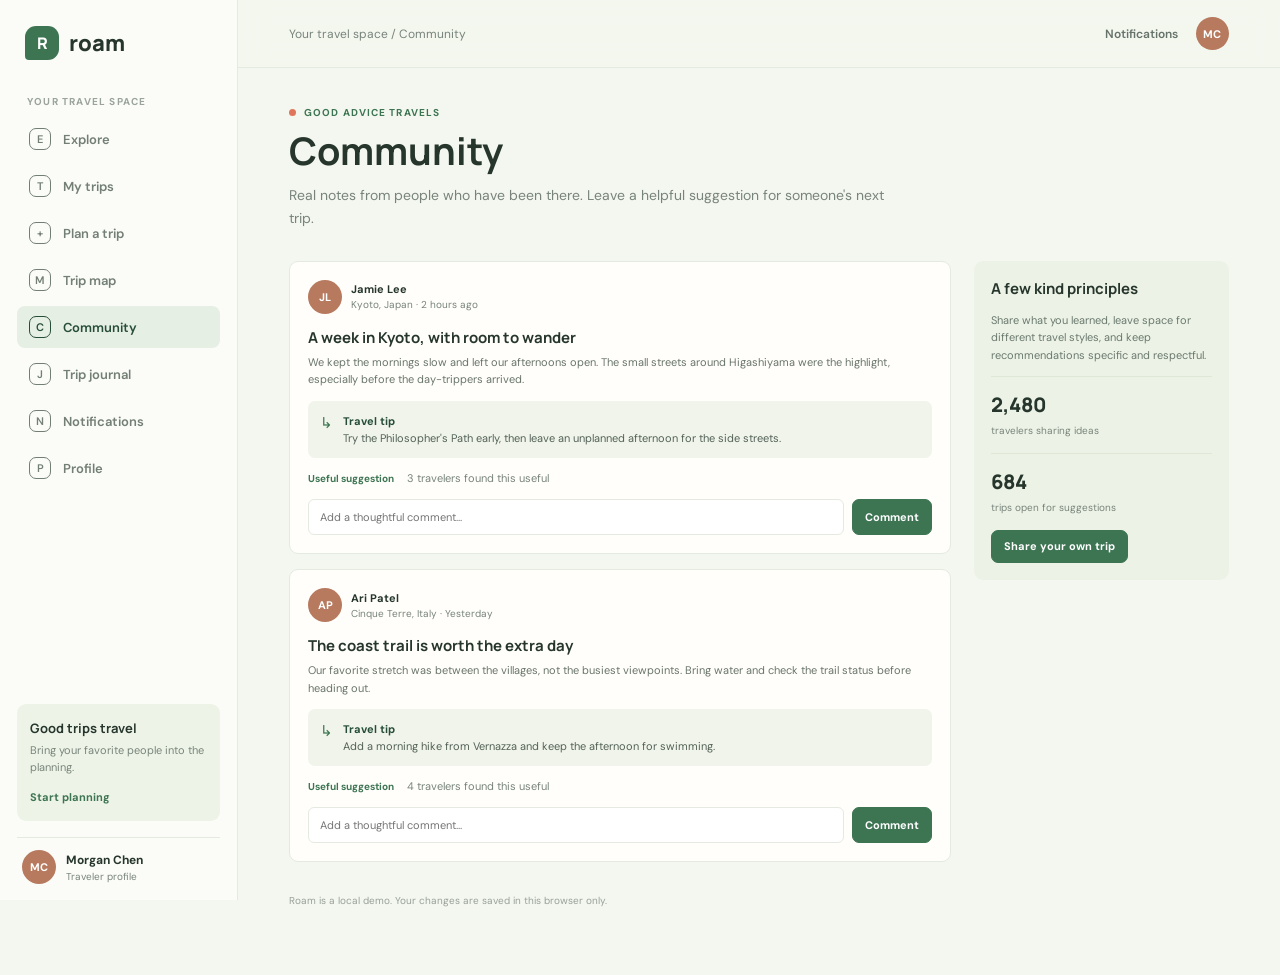
<file: src/community.html>
<!doctype html>
<html lang="en"><head><meta charset="UTF-8"><meta name="viewport" content="width=device-width, initial-scale=1"><meta name="theme-color" content="#f4f7ef"><title>Community | Roam</title><link rel="preconnect" href="https://fonts.googleapis.com"><link rel="preconnect" href="https://fonts.gstatic.com" crossorigin><link href="https://fonts.googleapis.com/css2?family=DM+Sans:wght@400;500;600;700&family=Manrope:wght@500;600;700;800&display=swap" rel="stylesheet"><link rel="stylesheet" href="styles.css"><script src="app.js" defer></script></head><body data-page="community"><div id="app"></div></body></html>
</file>
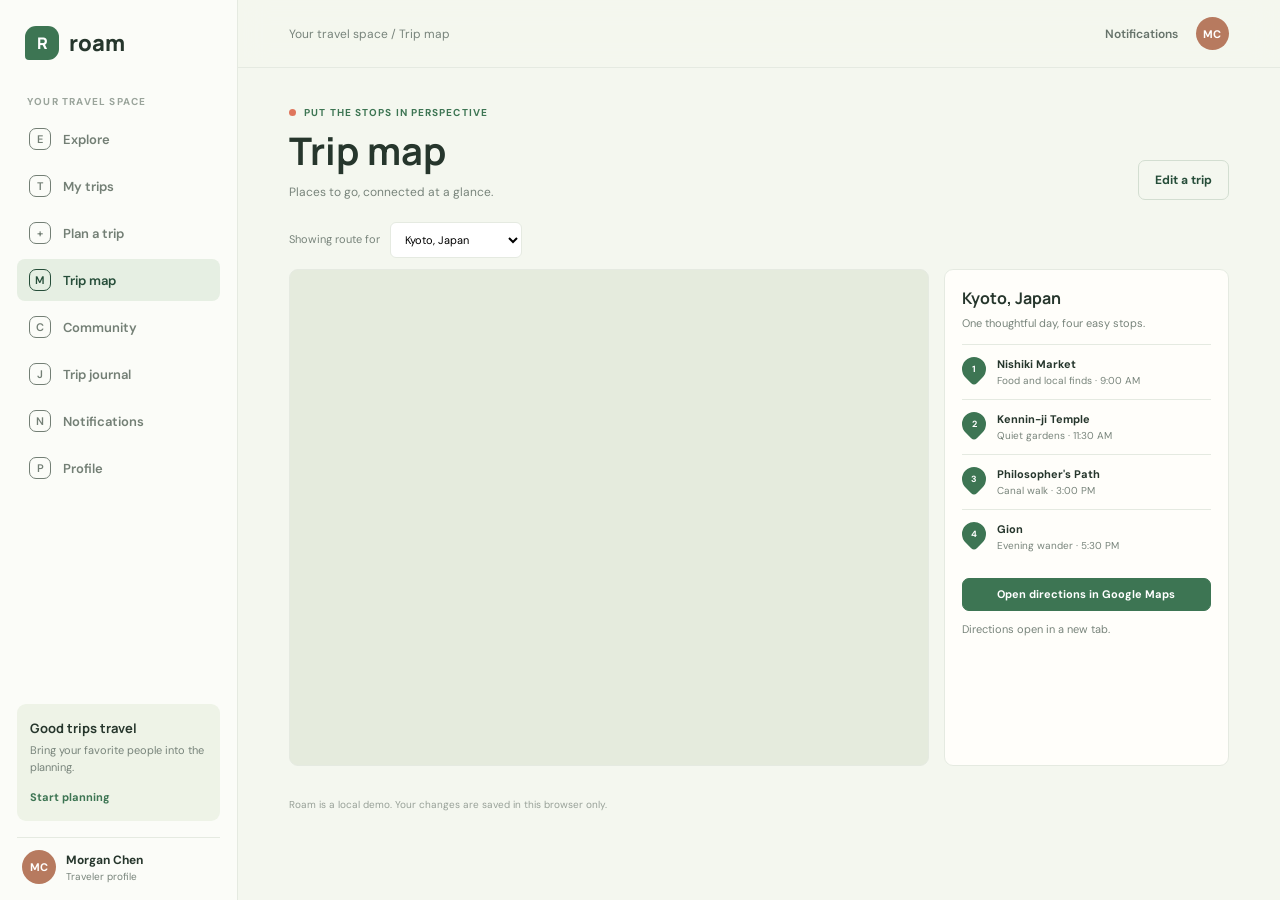
<file: src/map.html>
<!doctype html>
<html lang="en"><head><meta charset="UTF-8"><meta name="viewport" content="width=device-width, initial-scale=1"><meta name="theme-color" content="#f4f7ef"><title>Trip map | Roam</title><link rel="preconnect" href="https://fonts.googleapis.com"><link rel="preconnect" href="https://fonts.gstatic.com" crossorigin><link href="https://fonts.googleapis.com/css2?family=DM+Sans:wght@400;500;600;700&family=Manrope:wght@500;600;700;800&display=swap" rel="stylesheet"><link rel="stylesheet" href="styles.css"><script src="app.js" defer></script></head><body data-page="map"><div id="app"></div></body></html>
</file>
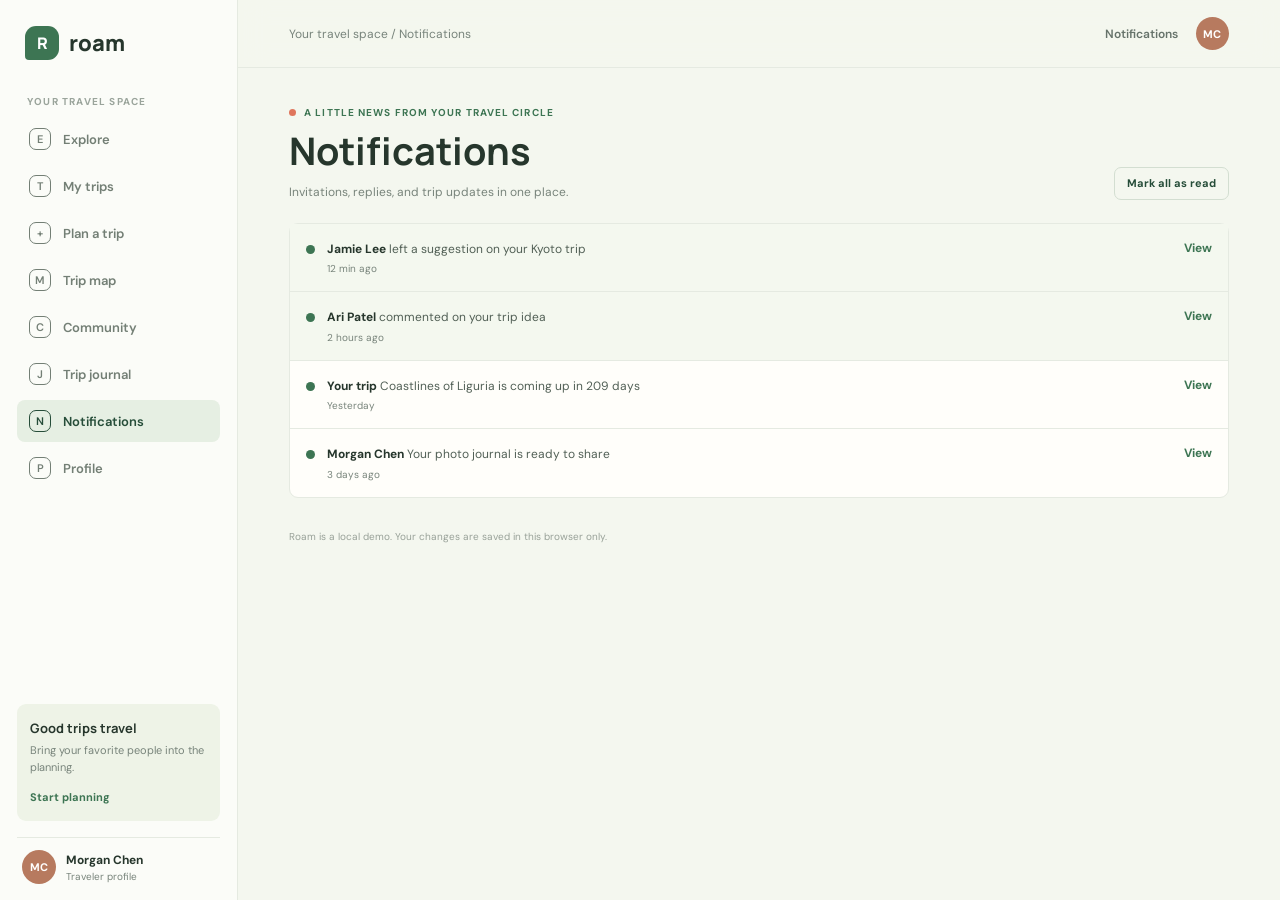
<file: src/notifications.html>
<!doctype html>
<html lang="en"><head><meta charset="UTF-8"><meta name="viewport" content="width=device-width, initial-scale=1"><meta name="theme-color" content="#f4f7ef"><title>Notifications | Roam</title><link rel="preconnect" href="https://fonts.googleapis.com"><link rel="preconnect" href="https://fonts.gstatic.com" crossorigin><link href="https://fonts.googleapis.com/css2?family=DM+Sans:wght@400;500;600;700&family=Manrope:wght@500;600;700;800&display=swap" rel="stylesheet"><link rel="stylesheet" href="styles.css"><script src="app.js" defer></script></head><body data-page="notifications"><div id="app"></div></body></html>
</file>
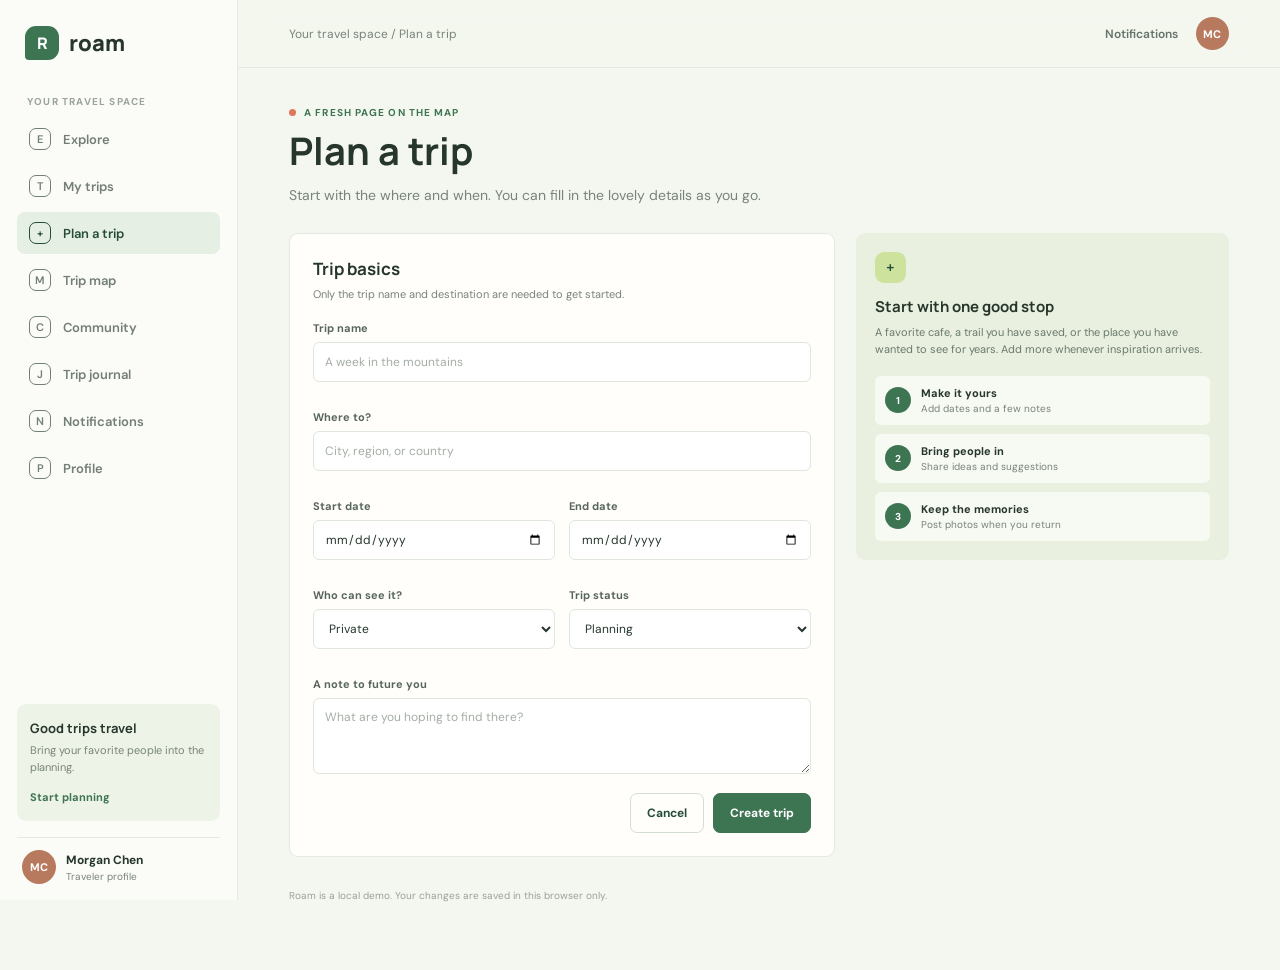
<file: src/planner.html>
<!doctype html>
<html lang="en"><head><meta charset="UTF-8"><meta name="viewport" content="width=device-width, initial-scale=1"><meta name="theme-color" content="#f4f7ef"><title>Plan a trip | Roam</title><link rel="preconnect" href="https://fonts.googleapis.com"><link rel="preconnect" href="https://fonts.gstatic.com" crossorigin><link href="https://fonts.googleapis.com/css2?family=DM+Sans:wght@400;500;600;700&family=Manrope:wght@500;600;700;800&display=swap" rel="stylesheet"><link rel="stylesheet" href="styles.css"><script src="app.js" defer></script></head><body data-page="planner"><div id="app"></div></body></html>
</file>
<file: src/styles.css>
:root{font-family:"DM Sans",sans-serif;color:#26362c;background:#f4f7ef;font-synthesis:none;text-rendering:optimizeLegibility;--ink:#26362c;--muted:#78847b;--line:#e5eae1;--paper:#fffefa;--wash:#f4f7ef;--green:#3d7553;--deep:#264d39;--soft:#e6efe3;--lime:#cde29d;--coral:#df765c;--gold:#d59d48;--shadow:0 16px 44px rgba(39,67,47,.08)}
*{box-sizing:border-box}body{margin:0;min-width:320px;min-height:100vh;background:var(--wash)}button,input,select,textarea{font:inherit}button,a{-webkit-tap-highlight-color:transparent}a{color:inherit;text-decoration:none}button{cursor:pointer}img{display:block;max-width:100%}
.sidebar{position:fixed;inset:0 auto 0 0;z-index:5;display:flex;width:238px;flex-direction:column;padding:26px 17px 16px;background:#fbfcf8;border-right:1px solid var(--line)}.brand{display:flex;align-items:center;gap:10px;margin:0 0 35px 8px;font:800 22px "Manrope",sans-serif}.brand-mark{display:grid;width:34px;height:34px;place-items:center;color:white;background:var(--green);border-radius:11px 11px 11px 4px;font:800 16px "Manrope",sans-serif}.nav-label{margin:0 10px 10px;color:#9aa49b;font-size:10px;font-weight:700;letter-spacing:1.2px;text-transform:uppercase}.nav-list{display:grid;gap:5px}.nav-link{display:flex;min-height:42px;align-items:center;gap:12px;padding:0 12px;color:#737f75;border-radius:8px;font-size:13px;font-weight:600;transition:background .18s,color .18s}.nav-link:hover{color:var(--deep);background:#f0f4ec}.nav-link.active{color:var(--deep);background:var(--soft)}.nav-icon{display:grid;width:22px;height:22px;place-items:center;border:1px solid currentColor;border-radius:7px;font-size:11px}.sidebar-bottom{margin-top:auto}.invite-note{padding:15px 13px;background:#eef3e7;border-radius:9px}.invite-note strong{display:block;margin-bottom:5px;font:700 13px "Manrope",sans-serif}.invite-note p{margin:0 0 10px;color:var(--muted);font-size:11px;line-height:1.5}.invite-note a{color:var(--green);font-size:11px;font-weight:700}.sidebar-user{display:flex;align-items:center;gap:10px;margin-top:16px;padding:12px 5px 0;border-top:1px solid var(--line)}.avatar{display:grid;flex:none;width:34px;height:34px;place-items:center;color:#fff;background:#b77a5f;border-radius:50%;font-size:11px;font-weight:700}.avatar.small{width:28px;height:28px;font-size:9px}.user-lines{min-width:0;flex:1}.user-lines strong,.user-lines span{display:block;overflow:hidden;text-overflow:ellipsis;white-space:nowrap}.user-lines strong{font-size:12px}.user-lines span{margin-top:2px;color:var(--muted);font-size:10px}
.main-area{min-height:100vh;margin-left:238px}.topbar{position:sticky;top:0;z-index:4;display:flex;height:68px;align-items:center;justify-content:space-between;padding:0 clamp(20px,4vw,55px);background:rgba(244,247,239,.94);border-bottom:1px solid rgba(226,232,222,.8);backdrop-filter:blur(14px)}.crumb{color:var(--muted);font-size:12px}.top-actions{display:flex;align-items:center;gap:18px}.text-link{color:#66736a;font-size:12px;font-weight:600}.top-avatar{display:grid;width:33px;height:33px;place-items:center;color:white;background:#b77a5f;border-radius:50%;font-size:11px;font-weight:700}.content{width:min(1160px,100%);margin:auto;padding:38px clamp(20px,4vw,55px) 58px}.eyebrow{display:flex;align-items:center;gap:8px;margin:0 0 10px;color:var(--green);font-size:10px;font-weight:700;letter-spacing:1.1px;text-transform:uppercase}.eyebrow-dot{width:7px;height:7px;background:var(--coral);border-radius:50%}h1,h2,h3,p{margin-top:0}h1,h2,h3{font-family:"Manrope",sans-serif;letter-spacing:0}h1{margin-bottom:11px;font-size:clamp(28px,3vw,38px);line-height:1.15}h2{margin-bottom:7px;font-size:20px}h3{margin-bottom:6px;font-size:15px}.lead{max-width:620px;margin:0;color:var(--muted);font-size:14px;line-height:1.65}.section-head{display:flex;align-items:end;justify-content:space-between;gap:16px;margin:31px 0 15px}.section-head h2{margin:0;font-size:19px}.section-head p{margin:4px 0 0;color:var(--muted);font-size:12px}.button{display:inline-flex;min-height:40px;align-items:center;justify-content:center;gap:8px;padding:0 16px;color:white;background:var(--green);border:1px solid var(--green);border-radius:7px;font-size:12px;font-weight:700;transition:transform .18s,background .18s}.button:hover{transform:translateY(-1px);background:var(--deep)}.button.secondary{color:var(--deep);background:transparent;border-color:#d3ded1}.button.secondary:hover{background:#edf3e9}.button.small{min-height:33px;padding:0 12px;font-size:11px}.inline-link{color:var(--green);font-size:12px;font-weight:700}.muted,.small-copy{color:var(--muted)}.small-copy{font-size:11px;line-height:1.55}.pill{display:inline-flex;align-items:center;gap:6px;padding:6px 9px;color:var(--deep);background:#edf3e7;border-radius:999px;font-size:10px;font-weight:700}.pill.gold{color:#8c6321;background:#f7efd9}.pill.coral{color:#a84d39;background:#f9eae4}a:focus-visible,button:focus-visible,input:focus-visible,select:focus-visible,textarea:focus-visible{outline:3px solid #a9c685;outline-offset:2px}
.hero{display:grid;min-height:300px;grid-template-columns:1fr 46%;overflow:hidden;background:#e9f0df;border-radius:12px}.hero-copy{z-index:1;display:flex;flex-direction:column;align-items:flex-start;justify-content:center;padding:35px clamp(22px,4vw,46px)}.hero-copy h1{max-width:440px;margin-bottom:14px;font-size:clamp(30px,3.4vw,45px)}.hero-copy h1 span{color:var(--green)}.hero-copy .lead{max-width:390px;font-size:13px}.hero-image{position:relative;min-height:300px}.hero-image:after{position:absolute;inset:0;background:linear-gradient(90deg,#e9f0df,transparent 42%),linear-gradient(0deg,rgba(18,46,31,.08),transparent 60%);content:""}.hero-image img{width:100%;height:100%;object-fit:cover}.searchbar{display:flex;width:min(440px,100%);align-items:center;gap:10px;margin-top:21px;padding:6px 7px 6px 14px;background:#fffefa;border:1px solid rgba(55,94,62,.12);border-radius:8px;box-shadow:0 9px 25px rgba(44,72,49,.08)}.searchbar input{width:100%;min-width:0;padding:8px 0;background:transparent;border:0;outline:none;font-size:12px}.searchbar input:focus-visible{outline:0}.search-glyph{color:var(--green);font-size:17px}.destination-grid{display:grid;grid-template-columns:repeat(3,minmax(0,1fr));gap:15px}.destination-card{position:relative;min-height:220px;overflow:hidden;background:#dce5d5;border-radius:9px}.destination-card img{width:100%;height:220px;object-fit:cover;transition:transform .4s}.destination-card:hover img{transform:scale(1.035)}.destination-card:after{position:absolute;inset:30% 0 0;background:linear-gradient(transparent,rgba(12,30,21,.68));content:""}.destination-info{position:absolute;z-index:1;right:15px;bottom:14px;left:15px;color:white}.destination-info strong{display:block;font:700 17px "Manrope",sans-serif}.destination-info span{display:block;margin-top:3px;color:rgba(255,255,255,.82);font-size:11px}.feed-layout,.community-layout{display:grid;grid-template-columns:minmax(0,1fr) 255px;gap:23px;margin-top:31px}.feed-list,.community-list{display:grid;gap:15px}.feed-item{display:grid;grid-template-columns:145px minmax(0,1fr);gap:16px;padding-bottom:15px;border-bottom:1px solid var(--line)}.feed-item>img{width:145px;height:112px;object-fit:cover;border-radius:8px}.feed-meta{display:flex;gap:8px;margin-bottom:7px;color:var(--muted);font-size:10px}.feed-item h3{margin:0 0 6px;font-size:14px}.feed-item p{margin:0 0 10px;color:var(--muted);font-size:11px;line-height:1.5}.feed-actions{display:flex;align-items:center;gap:13px}.feed-actions button{padding:0;color:var(--green);background:none;border:0;font-size:10px;font-weight:700}.side-panel{align-self:start;padding:17px;background:#edf2e6;border-radius:9px}.side-panel h3{margin-bottom:13px}.side-panel>p{color:#6a796e;font-size:11px;line-height:1.6}.trend-row{display:flex;justify-content:space-between;padding:10px 0;border-top:1px solid #dfe8d7;font-size:11px}.trend-row span:last-child{color:var(--muted)}
.stat-row{display:grid;grid-template-columns:repeat(3,1fr);gap:12px;margin:26px 0}.stat{padding:15px 17px;background:var(--paper);border:1px solid var(--line);border-radius:8px}.stat strong{display:block;margin-bottom:5px;font:800 23px "Manrope",sans-serif}.stat span{color:var(--muted);font-size:11px}.trip-grid{display:grid;grid-template-columns:repeat(2,minmax(0,1fr));gap:15px}.trip-card{overflow:hidden;background:var(--paper);border:1px solid var(--line);border-radius:9px}.trip-cover{position:relative;height:155px}.trip-cover img{width:100%;height:100%;object-fit:cover}.trip-cover .pill{position:absolute;top:11px;left:11px}.trip-card-body{padding:15px}.trip-card-title,.trip-card-footer{display:flex;align-items:center;justify-content:space-between;gap:12px}.trip-card-title h3{margin:0;font-size:15px}.trip-card-body>p{margin:8px 0 13px;color:var(--muted);font-size:11px}.trip-card-footer{padding-top:11px;border-top:1px solid #edf0ea}.trip-card-footer>span:last-child{color:var(--muted);font-size:10px}.people{display:flex}.people .avatar+.avatar{margin-left:-8px;border:2px solid white}.tabs{display:flex;gap:20px;margin:24px 0 16px;border-bottom:1px solid var(--line)}.tab{padding:0 0 10px;color:var(--muted);background:none;border:0;border-bottom:2px solid transparent;font-size:12px;font-weight:600}.tab.active{color:var(--deep);border-bottom-color:var(--green)}
.form-layout{display:grid;grid-template-columns:minmax(0,1.1fr) minmax(240px,.75fr);gap:21px;margin-top:26px;align-items:start}.form-panel{padding:23px;background:var(--paper);border:1px solid var(--line);border-radius:9px}.form-panel h2{font-size:17px}.form-panel>p{margin-bottom:20px;color:var(--muted);font-size:11px}.field-grid{display:grid;grid-template-columns:1fr 1fr;gap:14px}.field{display:grid;gap:7px;margin-bottom:14px}.field.full{grid-column:1/-1}.field label{color:#59665d;font-size:11px;font-weight:700}.field input,.field select,.field textarea{width:100%;min-height:40px;padding:10px 11px;color:var(--ink);background:#fff;border:1px solid #dfe6dc;border-radius:6px;font-size:12px}.field textarea{min-height:76px;resize:vertical}.field input::placeholder,.field textarea::placeholder{color:#a4ada5}.form-actions{display:flex;justify-content:flex-end;gap:9px;margin-top:5px}.planner-tip{padding:19px;background:#e9f0df;border-radius:9px}.tip-mark{display:grid;width:31px;height:31px;margin-bottom:13px;place-items:center;color:var(--deep);background:var(--lime);border-radius:9px;font:700 15px "Manrope",sans-serif}.planner-tip p{margin:7px 0 0;color:#6a796e;font-size:11px;line-height:1.6}.day-list{display:grid;gap:9px;margin-top:17px}.day-item{display:flex;align-items:center;gap:10px;padding:10px;background:rgba(255,255,255,.64);border-radius:6px}.day-number{display:grid;width:26px;height:26px;flex:none;place-items:center;color:white;background:var(--green);border-radius:50%;font-size:10px;font-weight:700}.day-item strong,.day-item span span{display:block;font-size:11px}.day-item span span{margin-top:2px;color:var(--muted);font-size:10px}
.map-controls{display:flex;align-items:center;gap:10px;margin:22px 0 11px}.map-controls select{min-height:36px;padding:0 10px;background:white;border:1px solid var(--line);border-radius:6px;font-size:11px}.map-layout{display:grid;grid-template-columns:minmax(0,1fr) 285px;gap:15px}.map-frame{min-height:490px;overflow:hidden;background:#e5ebdd;border:1px solid var(--line);border-radius:9px}.map-frame iframe{width:100%;height:100%;min-height:490px;border:0}.map-list{padding:17px;background:var(--paper);border:1px solid var(--line);border-radius:9px}.map-list h2{font-size:16px}.map-list>p{margin-bottom:14px;color:var(--muted);font-size:11px}.map-stop{display:flex;gap:11px;padding:12px 0;border-top:1px solid var(--line)}.map-pin{display:grid;width:24px;height:24px;flex:none;place-items:center;color:white;background:var(--green);border-radius:50% 50% 50% 4px;transform:rotate(-45deg);font-size:9px;font-weight:700}.map-pin span{transform:rotate(45deg)}.map-stop strong,.map-stop small{display:block}.map-stop strong{font-size:11px}.map-stop small{margin-top:3px;color:var(--muted);font-size:10px}
.community-card{padding:18px;background:var(--paper);border:1px solid var(--line);border-radius:9px}.community-author{display:flex;align-items:center;gap:9px;margin-bottom:13px}.community-author strong,.community-author span span{display:block}.community-author strong{font-size:11px}.community-author span span{margin-top:2px;color:var(--muted);font-size:10px}.community-card h3{font-size:15px}.community-card>p{margin-bottom:12px;color:#69756b;font-size:11px;line-height:1.6}.suggestion{display:flex;align-items:flex-start;gap:10px;margin:12px 0;padding:12px;background:#f0f4ea;border-radius:7px}.suggestion-mark{color:var(--green);font-size:15px}.suggestion p{margin:0;color:#536157;font-size:11px;line-height:1.5}.suggestion strong{color:var(--deep)}.comment-form{display:flex;gap:8px;margin-top:12px}.comment-form input{min-width:0;flex:1;padding:10px 11px;border:1px solid var(--line);border-radius:6px;font-size:11px}.community-stat{padding:14px 0;border-top:1px solid #dfe8d7}.community-stat strong{display:block;font:800 20px "Manrope",sans-serif}.community-stat span{color:var(--muted);font-size:10px}
.journal-grid{display:grid;grid-template-columns:repeat(3,minmax(0,1fr));gap:14px;margin-top:22px}.journal-card{overflow:hidden;background:var(--paper);border:1px solid var(--line);border-radius:8px}.journal-card img{width:100%;height:175px;object-fit:cover}.journal-card-body{padding:12px}.journal-card-body strong{display:block;margin-bottom:5px;font:700 13px "Manrope",sans-serif}.journal-card-body p{margin:0;color:var(--muted);font-size:10px;line-height:1.5}.upload-box{display:grid;min-height:220px;place-items:center;margin-top:20px;padding:22px;text-align:center;background:#eef3e8;border:1px dashed #b9c9b3;border-radius:9px}.upload-box>div{width:min(400px,100%)}.upload-box>div>p{margin:6px auto;color:var(--muted);font-size:11px;line-height:1.5}.upload-box input[type=file]{font-size:11px}.upload-preview{display:grid;grid-template-columns:90px 1fr;gap:12px;align-items:center;margin-top:12px}.upload-preview img{width:90px;height:74px;object-fit:cover;border-radius:6px}.profile-cover{height:175px;overflow:hidden;background:#dce8d4;border-radius:9px}.profile-cover img{width:100%;height:100%;object-fit:cover}.profile-head{display:flex;align-items:end;gap:14px;margin:-32px 0 19px 20px}.profile-head .avatar{width:68px;height:68px;border:4px solid var(--wash);font-size:18px}.profile-title h1{margin:0;font-size:21px}.profile-title p{margin:3px 0 0;color:var(--muted);font-size:11px}.profile-bio{max-width:600px;margin-bottom:18px;color:#66736a;font-size:12px;line-height:1.65}.profile-stats{display:flex;gap:25px;padding:15px 0;border-top:1px solid var(--line);border-bottom:1px solid var(--line)}.profile-stats strong{margin-right:4px;font-size:13px}.profile-stats span{color:var(--muted);font-size:11px}.notification-list{display:grid;margin-top:23px;background:var(--paper);border:1px solid var(--line);border-radius:9px}.notification{display:flex;align-items:flex-start;gap:12px;padding:16px;border-bottom:1px solid var(--line)}.notification:last-child{border:0}.notification.unread{background:#f4f8ef}.notification-bullet{width:9px;height:9px;flex:none;margin-top:5px;background:var(--green);border-radius:50%}.notification-copy{flex:1}.notification-copy p{margin:0;color:#526056;font-size:12px;line-height:1.55}.notification-copy strong{color:var(--ink)}.notification-copy span{display:block;margin-top:4px;color:var(--muted);font-size:10px}.toast{position:fixed;z-index:20;right:24px;bottom:24px;padding:12px 16px;color:white;background:var(--deep);border-radius:7px;box-shadow:var(--shadow);font-size:12px;animation:toast-in .25s ease both}.footer-note{margin-top:32px;color:#98a198;font-size:10px}@keyframes toast-in{from{opacity:0;transform:translateY(7px)}to{opacity:1;transform:translateY(0)}}
@media(max-width:1050px){.sidebar{width:215px}.main-area{margin-left:215px}.feed-layout,.community-layout{grid-template-columns:minmax(0,1fr) 220px;gap:16px}.map-layout{grid-template-columns:minmax(0,1fr) 255px}}
@media(max-width:800px){.sidebar{width:66px;align-items:center;padding:18px 8px 12px}.brand{margin:0 0 27px}.brand-name,.nav-label,.nav-text,.invite-note,.user-lines{display:none}.nav-list{width:100%}.nav-link{justify-content:center;padding:0}.nav-icon{width:28px;height:28px}.sidebar-user{justify-content:center;width:100%;padding-inline:0}.main-area{margin-left:66px}.hero{grid-template-columns:1.1fr .9fr}.hero-copy{padding:23px}.feed-layout,.community-layout{grid-template-columns:1fr}.side-panel{display:grid;grid-template-columns:repeat(3,1fr);gap:0 14px}.side-panel h3{grid-column:1/-1}.map-layout{grid-template-columns:1fr}.map-frame,.map-frame iframe{min-height:360px}}
@media(max-width:570px){.topbar{height:58px;padding:0 14px}.content{padding:25px 14px 40px}.top-actions{gap:10px}.hero{display:flex;min-height:0;flex-direction:column-reverse}.hero-image{height:155px;min-height:155px}.hero-image:after{background:linear-gradient(0deg,#e9f0df,transparent 45%)}.hero-copy{padding:18px}.hero-copy h1{font-size:30px}.destination-grid,.journal-grid{grid-template-columns:1fr 1fr;gap:9px}.destination-card,.destination-card img{height:170px;min-height:170px}.destination-info{right:9px;bottom:9px;left:9px}.destination-info strong{font-size:14px}.feed-item{grid-template-columns:95px minmax(0,1fr);gap:10px}.feed-item>img{width:95px;height:92px}.feed-item p{display:none}.feed-item h3{font-size:12px}.feed-meta{flex-wrap:wrap;font-size:9px}.stat-row{gap:7px}.stat{padding:11px 9px}.stat strong{font-size:19px}.stat span{font-size:9px}.trip-grid,.form-layout{grid-template-columns:1fr}.field-grid{grid-template-columns:1fr;gap:0}.field.full{grid-column:auto}.form-panel{padding:17px}.side-panel{display:block}.journal-card img{height:128px}.section-head{align-items:flex-start}.section-head .button{flex:none}.profile-cover{height:130px}.profile-head{margin-left:10px}.profile-stats{gap:13px}.map-frame,.map-frame iframe{min-height:320px}}
</file>
